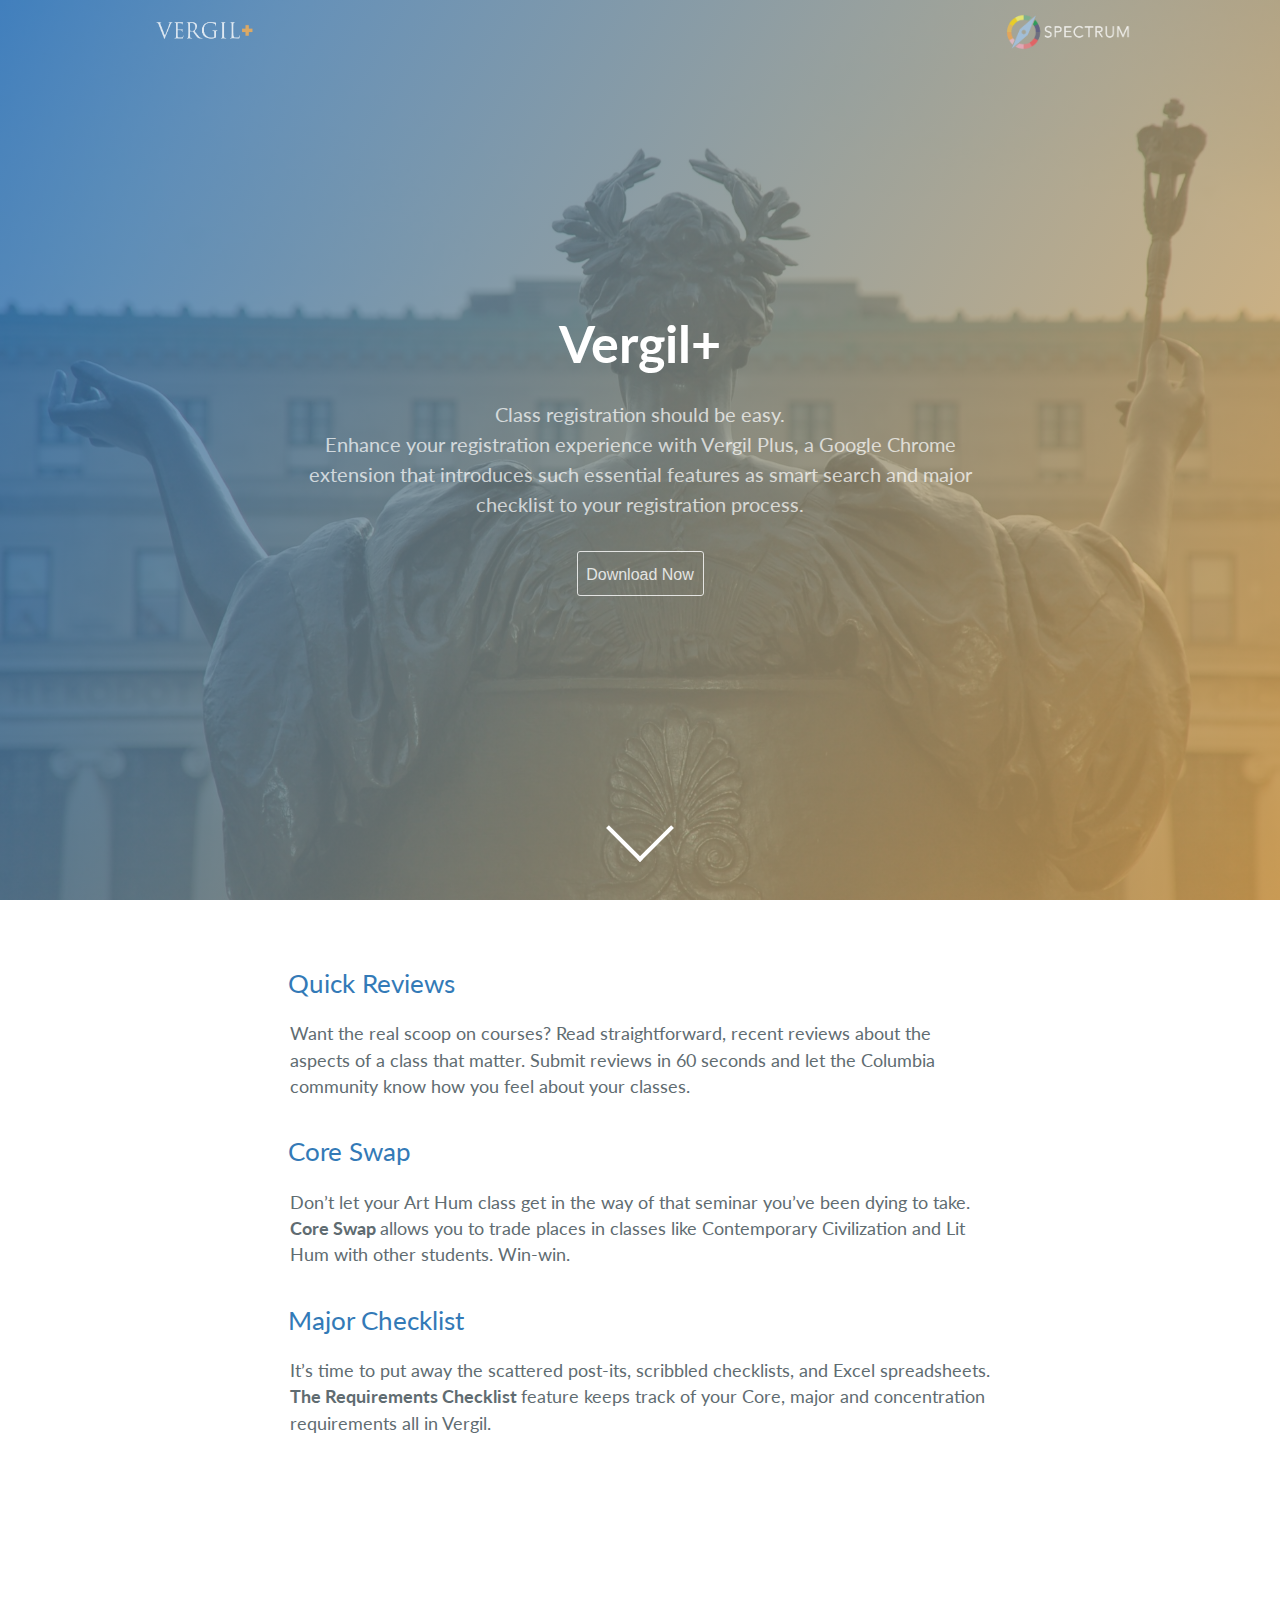
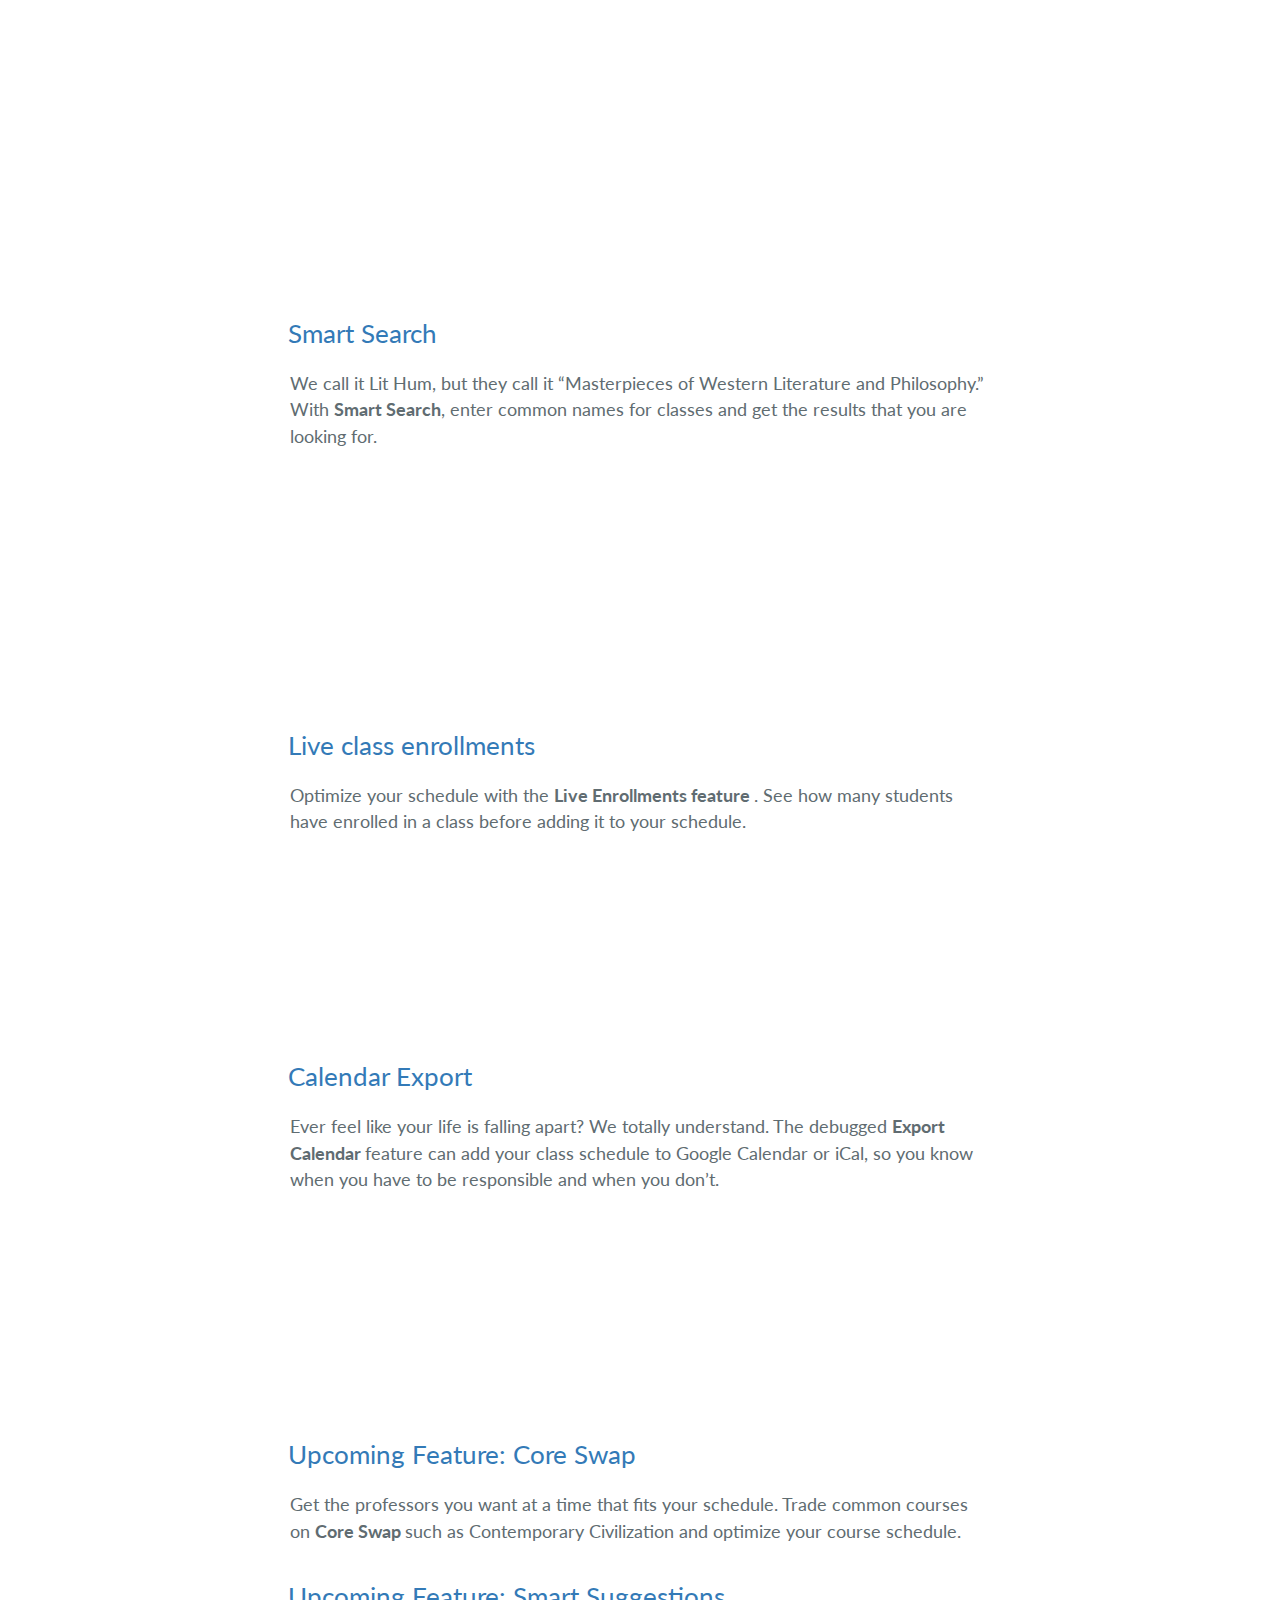
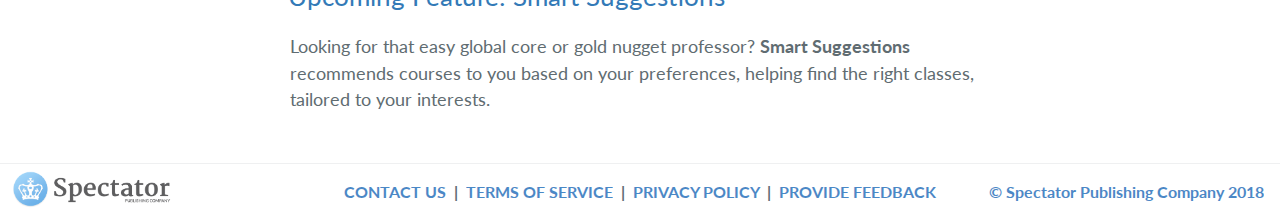
<file: public/index.html>
<!DOCTYPE html>
<html lang="en-us">
  
  <head>

  <!-- Global site tag (gtag.js) - Google Analytics -->
  <script async src="https://www.googletagmanager.com/gtag/js?id=UA-3441642-20"></script>
  <script>
    window.dataLayer = window.dataLayer || [];
    function gtag(){dataLayer.push(arguments);}
    gtag('js', new Date());

    gtag('config', 'UA-3441642-20');

    gtag('set', {'user_id': 'USER_ID'}); // Set the user ID using signed-in user_id.

    ga('set', 'userId', 'USER_ID'); // Set the user ID using signed-in user_id.


  </script>


  <meta charset="UTF-8">
  
  <title>Vergil+</title>
  
  <meta name="viewport" content="width=device-width, initial-scale=1">
  <link rel="apple-touch-icon" sizes="180x180" href="./images/plusbig.png">
  <link rel="icon" type="image/png" sizes="32x32" href="./images/plusbig.png">
  <link rel="icon" type="image/png" sizes="16x16" href="./images/plus.png">
  <link rel="manifest" href="./favicons/manifest.json">
  <link rel="mask-icon" href="./favicons/safari-pinned-tab.svg" color="#115998">
  <link rel="shortcut icon" href="./images/plusbig.pgn">
  <meta name="msapplication-config" content="./favicons/browserconfig.xml">
  <meta name="theme-color" content="#157878">
  <link rel="stylesheet" href="./css/normalize.css">
  <link href='https://fonts.googleapis.com/css?family=Lato' rel='stylesheet' type='text/css'>
  <link rel="stylesheet" href="./css/cayman.css">
  <link rel="chrome-webstore-item" href="https://chrome.google.com/webstore/detail/fmnpigaaakmkakgbpfodkgighdnhnnbp">

  <script>
window.onscroll = function() {
  var nav = document.getElementById("nav");
  var header = document.getElementById("header");
  var first_nav_height = nav.style.height - ((document.documentElement.scrollTop || document.body.scrollTop) - header.scrollHeight);
  if (first_nav_height < 0) first_nav_height = 0;
  nav.style.maxHeight = first_nav_height + "px";
};

chrome.webstore.install("https://chrome.google.com/webstore/detail/fmnpigaaakmkakgbpfodkgighdnhnnbp"); 

</script>
</head>


  <body>
    <!-- Fixed navbar -->
<nav id="nav">
    <div>
        <ul>
            <li>
                <a href="https://www.facebook.com/vergilplus/">
                    <img class=navbar-logo src="./images/vergil-white.png" height="40px">
                </a>
            </li>
        </ul>
        <ul class="navbar-right">
            <li>
                <a href="/">
                   <a href="https://www.columbiaspectator.com/spectrum/">
                    <img class=navbar-logo src="./images/spectrum-white.png" height="40px">
                </a>
    <path d="M10 20v-6h4v6h5v-8h3L12 3 2 12h3v8z"/>
    <path d="M0 0h24v24H0z" fill="none"/>
</svg>
                </a>
            </li>
        </ul>
    </div>
</nav>
<nav id="second-nav">
    <div>
        <ul>
            <li>
                <a href="https://www.facebook.com/vergilplus/">
                    <img class=navbar-logo src="./images/vergil_logo.jpg" height="40px">
                </a>
            </li>
        </ul>
        <ul class="navbar-right">
            <li>
                <a href="https://www.columbiaspectator.com/spectrum/">
                    <img class=navbar-logo src="./images/spectrum-logo.png" height="40px">
                </a>
    <path d="M10 20v-6h4v6h5v-8h3L12 3 2 12h3v8z"/>
    <path d="M0 0h24v24H0z" fill="none"/>
</svg>
                </a>
            </li>
        </ul>
    </div>
</nav>

<div class="hero">
    <section class="page-header" style="height: 100vh;" id="header">
    	<div class="header-content">
    	    <h1 class="project-name">Vergil+</h1>
    	    <h2 class="project-tagline">Class registration should be easy. <br />
Enhance your registration experience with Vergil Plus, a Google Chrome extension that introduces such essential features as smart search and major checklist to your registration process.
</h2>
            <div class="fb-message-container">
                <a href="https://chrome.google.com/webstore/detail/vergil%20/fmnpigaaakmkakgbpfodkgighdnhnnbp?authuser=3" 
                    class="fb-message"
                    target="_blank"
                >
                  <div onclick="chrome.webstore.install()" id="install-button"> Download Now </div>
                  <script>
                      if (chrome.app.isInstalled) {
                        document.getElementById('install-button').style.display = 'none';
                      }
                  </script>  <!-- https://developer.chrome.com/webstore/inline_installation?csw=1 -->
                </a>
            </div>

            <i class="arrow-down"></i>

                      
    </section>
</div>

    <section class="main-content" id="main-content-tag">

	</div>
	
</div>

<div class="hero2">
</div>

<h2 id="Quick-Reviews">Quick Reviews</h2>
<div class="chat">
  <p>Want the real scoop on courses? Read straightforward, recent reviews about the aspects of a class that matter. Submit reviews in 60 seconds and let the Columbia community know how you feel about your classes.</p>
</div>

<h2 id="Core-Swap">Core Swap</h2>
<div class="chat">
  <p>Don’t let your Art Hum class get in the way of that seminar you’ve been dying to take. <b> Core Swap </b> allows you to trade places in classes like Contemporary Civilization and Lit Hum with other students. Win-win.</p>
</div>

<h2 id="Major-Checklist">Major Checklist</h2>
<div class="chat">
  <p> It’s time to put away the scattered post-its, scribbled checklists, and Excel spreadsheets. <b> The Requirements Checklist </b> feature keeps track of your Core, major and concentration requirements all in Vergil. </p>

  <div class="post">
    <div class="major-checklist-bubble">
      <div class="major-image feature-3">

      </div>
    </div>
  </div>
</div>


<h2 id="Smart-Search">Smart Search </h2>
<div class="chat">
	<p> We call it Lit Hum, but they call it “Masterpieces of Western Literature and Philosophy.”  With <b>Smart Search</b>, enter common names for classes and get the results that you are looking for. </p>
</div>

<div class="chat">
	
	<div class="post">
		<div class="smart-search-bubble">
			<div class="smart-search-image feature-1">
				<!-- <img src="http://dining.columbia.edu/files/dining/meals-images/istock-619995004_0.jpg" alt="Menu item 1"/>
 -->
			</div>
		</div>
	</div>
</div>

<h2 id="Class-enrollment">Live class enrollments</h2>
<div class="chat">
  <p> Optimize your schedule with the <b> Live Enrollments feature </b>. See how many students have enrolled in a class before adding it to your schedule.</p>

  <div class="post">
    <div class="enrollment-bubble">
      <div class="enrollment-image enrollment">

      </div>
    </div>
  </div>
  
</div>


<h2 id="Calendar-Export">Calendar Export</h2>
<div class="chat">
	<p> Ever feel like your life is falling apart? We totally understand. The debugged <b> Export Calendar </b> feature can add your class schedule to Google Calendar or iCal, so you know when you have to be responsible and when you don’t.</p>

	<div class="post">
		<div class="export-bubble">
			<div class="export-image feature-4">

			</div>
		</div>
	</div>
	
</div>


<h2 id="Upcoming-Features">Upcoming Feature: Core Swap</h2>
<div class="chat">
  <p> Get the professors you want at a time that fits your schedule. Trade common courses on <b> Core Swap </b> such as Contemporary Civilization and optimize your course schedule. </p> 
</div>

<h2 id="Upcoming-Smart-Suggestions">Upcoming Feature: Smart Suggestions</h2>
<div class="chat">
  <p> Looking for that easy global core or gold nugget professor? <b>Smart Suggestions</b> recommends courses to you based on your preferences, helping find the right classes, tailored to your interests. </p>
</div>

<script src="scrollreveal.min.js"></script>

<script>
	window.sr = ScrollReveal({ reset: true });
	sr.reveal('.post', { scale: 0.9, viewFactor: 1.0, viewOffset: { top: -1000, right: 0, bottom: 0, left: 0 } });
</script>



    </section>

	<footer class="site-footer">
  <span class="site-footer-owner">
  	<a href="https://www.specpublishing.com">
  		<img class="footer-logo"src="./images/spectator2.png" height="50px" >
  	</a></br>
    
  	<a> </a>

    <div class="footer-links">
    	<a href="mailto:vergilplus@columbiaspectator.com">CONTACT US</a>
    	&nbsp;|&nbsp;
    	<a href="/terms">TERMS OF SERVICE</a>
    	&nbsp;|&nbsp;
    	<a href="/privacy">PRIVACY POLICY</a>
      &nbsp;|&nbsp;
      <a href="/feedback">PROVIDE FEEDBACK</a>
    </div>

  	<a class="site-footer-copyright" href="https://www.specpublishing.com">&copy; Spectator Publishing Company 2018</a>
  </span>
</footer>

	
  </body>
</html>
</file>
<file: public/css/cayman.css>
.highlight table td {
    padding: 5px;
}
.highlight table pre {
    margin: 0;
}
.highlight .cm {
    color: #999988;
    font-style: italic;
}
.highlight .cp {
    color: #999999;
    font-weight: bold;
}
.highlight .c1 {
    color: #999988;
    font-style: italic;
}
.highlight .cs {
    color: #999999;
    font-weight: bold;
    font-style: italic;
}
.highlight .c,
.highlight .cd {
    color: #999988;
    font-style: italic;
}
.highlight .err {
    color: #a61717;
    background-color: #e3d2d2;
}
.highlight .gd {
    color: #000000;
    background-color: #ffdddd;
}
.highlight .ge {
    color: #000000;
    font-style: italic;
}
.highlight .gr {
    color: #aa0000;
}
.highlight .gh {
    color: #999999;
}
.highlight .gi {
    color: #000000;
    background-color: #ddffdd;
}
.highlight .go {
    color: #888888;
}
.highlight .gp {
    color: #555555;
}
.highlight .gs {
    font-weight: bold;
}
.highlight .gu {
    color: #aaaaaa;
}
.highlight .gt {
    color: #aa0000;
}
.highlight .kc {
    color: #000000;
    font-weight: bold;
}
.highlight .kd {
    color: #000000;
    font-weight: bold;
}
.highlight .kn {
    color: #000000;
    font-weight: bold;
}
.highlight .kp {
    color: #000000;
    font-weight: bold;
}
.highlight .kr {
    color: #000000;
    font-weight: bold;
}
.highlight .kt {
    color: #445588;
    font-weight: bold;
}
.highlight .k,
.highlight .kv {
    color: #000000;
    font-weight: bold;
}
.highlight .mf {
    color: #009999;
}
.highlight .mh {
    color: #009999;
}
.highlight .il {
    color: #009999;
}
.highlight .mi {
    color: #009999;
}
.highlight .mo {
    color: #009999;
}
.highlight .m,
.highlight .mb,
.highlight .mx {
    color: #009999;
}
.highlight .sb {
    color: #d14;
}
.highlight .sc {
    color: #d14;
}
.highlight .sd {
    color: #d14;
}
.highlight .s2 {
    color: #d14;
}
.highlight .se {
    color: #d14;
}
.highlight .sh {
    color: #d14;
}
.highlight .si {
    color: #d14;
}
.highlight .sx {
    color: #d14;
}
.highlight .sr {
    color: #009926;
}
.highlight .s1 {
    color: #d14;
}
.highlight .ss {
    color: #990073;
}
.highlight .s {
    color: #d14;
}
.highlight .na {
    color: #008080;
}
.highlight .bp {
    color: #999999;
}
.highlight .nb {
    color: #0086B3;
}
.highlight .nc {
    color: #445588;
    font-weight: bold;
}
.highlight .no {
    color: #008080;
}
.highlight .nd {
    color: #3c5d5d;
    font-weight: bold;
}
.highlight .ni {
    color: #800080;
}
.highlight .ne {
    color: #990000;
    font-weight: bold;
}
.highlight .nf {
    color: #990000;
    font-weight: bold;
}
.highlight .nl {
    color: #990000;
    font-weight: bold;
}
.highlight .nn {
    color: #555555;
}
.highlight .nt {
    color: #000080;
}
.highlight .vc {
    color: #008080;
}
.highlight .vg {
    color: #008080;
}
.highlight .vi {
    color: #008080;
}
.highlight .nv {
    color: #008080;
}
.highlight .ow {
    color: #000000;
    font-weight: bold;
}
.highlight .o {
    color: #000000;
    font-weight: bold;
}
.highlight .w {
    color: #bbbbbb;
}
.highlight {
    background-color: #f8f8f8;
}
* {
    box-sizing: border-box;
}
body {
    padding: 0;
    margin: 0;
    font-family: "Lato", "Helvetica Neue", Helvetica, Arial, sans-serif;
    font-size: 16px;
    line-height: 1.5;
    color: #606c71;
}
a {
    color: #1e6bb8;
    text-decoration: none;
    opacity: 0.8;
}
a:hover {
    text-decoration: none;
    opacity: 1.0;
    -webkit-transition: opacity 0.5s;   /* Chrome + Safari */
    -o-transition: opacity 0.5s;        /* Opera */
    -moz-transition: opacity 0.5s;      /* Firefox */
    transition: opacity 0.5s;
}
.btn {
    display: inline-block;
    margin-bottom: 1rem;
    color: rgba(255, 255, 255, 0.7);
    background-color: rgba(255, 255, 255, 0.08);
    border-color: rgba(255, 255, 255, 0.2);
    border-style: solid;
    border-width: 1px;
    border-radius: 0.3rem;
    transition: color 0.2s, background-color 0.2s, border-color 0.2s;
}
.btn:hover {
    color: rgba(255, 255, 255, 0.8);
    text-decoration: none;
    background-color: rgba(255, 255, 255, 0.2);
    border-color: rgba(255, 255, 255, 0.3);
}
.btn + .btn {
    margin-left: 1rem;
}
@media screen and (min-width: 64em) {
    .btn {
        padding: 0.75rem 1rem;
    }
}
@media screen and (min-width: 42em) and (max-width: 64em) {
    .btn {
        padding: 0.6rem 0.9rem;
        font-size: 0.9rem;
    }
}
@media screen and (max-width: 42em) {
    .btn {
        display: block;
        width: 100%;
        padding: 0.75rem;
        font-size: 0.9rem;
    }
    .btn + .btn {
        margin-top: 1rem;
        margin-left: 0;
    }
}

.hero {
    margin: 0;
    padding: 0;
    background-image: url("../images/almahero2.jpg");
    background-size: cover;
    position: relative;
    z-index: 2;
}

.page-header {
    align-items: center;
    justify-content: center;
    color: #fff;
    display: flex;
    text-align: center;
    background-image: -webkit-linear-gradient(120deg, rgba(30, 107, 184, .8), rgba(226, 168, 82, .8));    /* Chrome + Safari */
    background-image: -o-linear-gradient(120deg, rgba(30, 107, 184, .8), rgba(226, 168, 82, .8));         /* Opera */
    background-image: -moz-linear-gradient(120deg, rgba(30, 107, 184, .8), rgba(226, 168, 82, .8));       /* Firefox */
    background-image: linear-gradient(120deg, rgba(30, 107, 184, .8), rgba(226, 168, 82, .8));
    position: relative;
    z-index: 2;
}
@media screen and (min-width: 64em) {
    .page-header {
        padding: 5rem 6rem;
    }
}
@media screen and (min-width: 42em) and (max-width: 64em) {
    .page-header {
        padding: 3rem 4rem;
    }
}
@media screen and (max-width: 42em) {
    .page-header {
        padding: 2rem 1rem;
    }
}

.header-content {
    display: inline-block;
}
.project-name {
    margin-top: 0;
    margin-bottom: 0.1rem;
}
@media screen and (min-width: 64em) {
    .project-name {
        font-size: 3.25rem;
    }
}
@media screen and (min-width: 42em) and (max-width: 64em) {
    .project-name {
        font-size: 2.25rem;
    }
}
@media screen and (max-width: 42em) {
    .project-name {
        font-size: 1.75rem;
    }
}
.project-tagline {
    font-weight: normal;
    opacity: 0.7;
    max-width: 700px; 
}
@media screen and (min-width: 64em) {
    .project-tagline {
        font-size: 1.25rem;
    }
}
@media screen and (min-width: 42em) and (max-width: 64em) {
    .project-tagline {
        font-size: 1.15rem;
    }
}
@media screen and (max-width: 42em) {
    .project-tagline {
        font-size: 1rem;
    }
}
.main-content {
    word-wrap: break-word;
}
.main-content:first-child {
    margin-top: 0;
}
@media screen and (min-width: 64em) {
    .main-content {
        max-width: 64rem;
        padding: 2rem 10rem;
        margin: 0 auto;
        font-size: 1.1rem;
    }
}
@media screen and (min-width: 42em) and (max-width: 64em) {
    .main-content {
        padding: 2rem 4rem;
        font-size: 1.1rem;
    }
}
@media screen and (max-width: 42em) {
    .main-content {
        padding: 2rem 1rem;
        font-size: 1rem;
    }
}
.main-content img {
    max-width: 100%;
}
.main-content h1,
.main-content h2,
.main-content h3,
.main-content h4,
.main-content h5,
.main-content h6 {
    margin-top: 2rem;
    margin-bottom: 1rem;
    font-weight: normal;
    color: #337ab7;
}
.main-content p {
    margin-bottom: 1em;
}
.main-content code {
    padding: 2px 4px;
    font-family: Consolas, "Liberation Mono", Menlo, Courier, monospace;
    font-size: 0.9rem;
    color: #567482;
    background-color: #f3f6fa;
    border-radius: 0.3rem;
}
.main-content pre {
    padding: 0.8rem;
    margin-top: 0;
    margin-bottom: 1rem;
    font: 1rem Consolas, "Liberation Mono", Menlo, Courier, monospace;
    color: #567482;
    word-wrap: normal;
    background-color: #f3f6fa;
    border: solid 1px #dce6f0;
    border-radius: 0.3rem;
}
.main-content pre > code {
    padding: 0;
    margin: 0;
    font-size: 0.9rem;
    color: #567482;
    word-break: normal;
    white-space: pre;
    background: transparent;
    border: 0;
}
.main-content .highlight {
    margin-bottom: 1rem;
}
.main-content .highlight pre {
    margin-bottom: 0;
    word-break: normal;
}
.main-content .highlight pre,
.main-content pre {
    padding: 0.8rem;
    overflow: auto;
    font-size: 0.9rem;
    line-height: 1.45;
    border-radius: 0.3rem;
    -webkit-overflow-scrolling: touch;
}
.main-content pre code,
.main-content pre tt {
    display: inline;
    max-width: initial;
    padding: 0;
    margin: 0;
    overflow: initial;
    line-height: inherit;
    word-wrap: normal;
    background-color: transparent;
    border: 0;
}
.main-content pre code:before,
.main-content pre code:after,
.main-content pre tt:before,
.main-content pre tt:after {
    content: normal;
}
.main-content ul,
.main-content ol {
    margin-top: 0;
}
.main-content blockquote {
    padding: 0 1rem;
    margin-left: 0;
    color: #819198;
    border-left: 0.3rem solid #dce6f0;
}
.main-content blockquote >:first-child {
    margin-top: 0;
}
.main-content blockquote >:last-child {
    margin-bottom: 0;
}
.main-content table {
    display: block;
    width: 100%;
    overflow: auto;
    word-break: normal;
    word-break: keep-all;
    -webkit-overflow-scrolling: touch;
}
.main-content table th {
    font-weight: bold;
}
.main-content table th,
.main-content table td {
    padding: 0.5rem 1rem;
    border: 1px solid #e9ebec;
}
.main-content dl {
    padding: 0;
}
.main-content dl dt {
    padding: 0;
    margin-top: 1rem;
    font-size: 1rem;
    font-weight: bold;
}
.main-content dl dd {
    padding: 0;
    margin-bottom: 1rem;
}
.main-content hr {
    height: 2px;
    padding: 0;
    margin: 1rem 0;
    background-color: #eff0f1;
    border: 0;
}
.site-footer {
    margin-top: 0rem;
    border-top: solid 1px #eff0f1;
}

.site-footer-owner {
    display: flex;
    font-weight: bold;
    align-items: center;
    max-width: 100%;
    margin: 0rem auto;
}

.site-footer-credits {
    color: #819198;
}

.site-footer-copyright {
    margin-left: auto;
    text-align: right;
    padding: 0 1rem 0 1rem;
}

.footer-logo {
    height: 50px;
    padding: 0 rem 0 rem;
}

.footer-links {
    text-align: center;
    position:absolute;
    margin-left: auto; 
    margin-right: auto;
    left: 0;
    right: 0;  
    
}

@media screen and (min-width: 64em) {
    .site-footer {
        font-size: 1rem;
    }
}
@media screen and (min-width: 42em) and (max-width: 64em) {
    .site-footer {
        font-size: 0.8rem;
    }
}
@media screen and (max-width: 42em) {
    .site-footer {
        font-size: 0.7rem;
    }
    .site-footer-owner {
        display: block;
        text-align: center;
    }
    .footer-links {
        position: relative;
    }
    .site-footer-copyright{
        padding-bottom: 1rem;
    }
}

nav {
    position: fixed;
    width: 100%;
    z-index: 3;
    overflow: hidden;
}

#nav svg {
    fill: #fff;
}

#second-nav {
    z-index: 1;
    max-height: 4rem;
    background-image: linear-gradient(white, rgba(255,255,255,0));
}

#second-nav ul a {
    color: rgba(0, 0, 0, 0.8);
}

nav div {
    display: flex;
    align-items: center;
    max-width: 64rem;
    margin: 0 auto;
    height: 4rem; // _includes/nav.js line 5
}

nav ul {
    list-style-type: none;
    overflow: hidden;
    padding: 0;
    margin: 0;
}

nav ul li {
    float: left;
    display: list-item;
    padding: 0 1rem;
}

nav ul a {
    display: flex;
    color: #fff;
    opacity: 0.8;
}

nav ul a:hover {
    text-decoration: none;
    opacity: 1.0;
    -webkit-transition: opacity 0.5s;   /* Chrome + Safari */
    -o-transition: opacity 0.5s;        /* Opera */
    -moz-transition: opacity 0.5s;      /* Firefox */
    transition: opacity 0.5s;
}

nav .navbar-right {
    margin-left: auto;
}

/* Features CSS */
.chat {
    max-width: 700px;
    margin: 0 auto;
}
.post {
    display: flex;

}


/*  Smart Search */
.smart-search-bubble {
  margin: 14px 13px 0px 12px;
  max-width: 700px;
  border-radius: 6px;
  border: 1px solid rgba(0, 0, 0, .18);
  overflow: hidden;
    

}
.smart-search-bubble .smart-search-image {
    border-radius: 6px 6px 0 0;
    background-position: 25% 25%;
    background-repeat: no-repeat;
    background-size: inherit;
    margin: -5px;
    width: 640px;
    height: 220px;
    
}
.smart-search-bubble .feature-1 {
  background-image: url('../images/lithum.gif');
}
.smart-search-bubble .feature-2 {
  background-image: url('../images/lithum.jpg');
}

.smart-search-bubble .requested-menu-text {
    border-top: 1px solid rgba(0, 0, 0, .10);
    padding: 7px 10px 6px;
    font-weight: bold;
}


/* Major checklist */

.major-checklist-bubble {
  margin: auto;
  max-width: 700px;
  border-radius: 6px;
  border: 1px solid rgba(0, 0, 0, .18);
  overflow: hidden;
    

}
.major-checklist-bubble .major-image {
    border-radius: 6px 6px 0 0;
    background-position: 25% 25%;
    background-repeat: no-repeat;
    background-size: 300px;
    margin: 0px;
    width: 300px;
    height: 425px;
    
}
.major-checklist-bubble .feature-3 {
  background-image: url('../images/checklist.jpg');
}
.major-checklist-bubble .feature-5 {
  background-image: url('../images/courseswap.jpg');
}


/* Export Calendar */

.export-bubble {
  margin: auto;
  /*margin-left: 100px; */
  max-width: 700px;
  border-radius: 6px;
  border: 1px solid rgba(0, 0, 0, .18);
  overflow: hidden;
    

}
.export-bubble .export-image {
    border-radius: 6px 6px 0 0;
    background-position: 25% 25%;
    background-repeat: no-repeat;
    background-size: contain;
    margin: -5px;
    width: 750px;
    height: 200px;
    
}
.export-bubble .feature-4 {
  background-image: url('../images/export-cursor2.gif');
}


/* Live Enrollment */

.enrollment-bubble {
  margin: auto;
  /*margin-left: 100px; */
  max-width: 700px;
  border-radius: 6px;
  border: 1px solid rgba(0, 0, 0, .18);
  overflow: hidden;
    

}
.enrollment-bubble .enrollment-image {
    border-radius: 6px 6px 0 0;
    background-position: 25% 25%;
    background-repeat: no-repeat;
    background-size: contain;
    margin: -5px;
    width: 745px;
    height: 180px;
    
}
.enrollment-bubble .enrollment {
  background-image: url('../images/enrollment2.gif');
}


/*Upcoming Features*/

.upcoming-bubble {
  margin: auto;
  max-width: 700px;
  border-radius: 6px;
  border: 1px solid rgba(0, 0, 0, .18);
  overflow: hidden;
    

}
.upcoming-bubble .upcoming-image {
    border-radius: 6px 6px 0 0;
    background-position: 25% 25%;
    background-repeat: no-repeat;
    background-size: 300px;
    margin: 0px;
    width: 300px;
    height: 360px;
    display: none; 
    
}
.upcoming-bubble .billy {
  background-image: url('../images/billy.jpg');
}


/* Scroll down arrow */
i{
    position: absolute;
    bottom: 3rem;
    margin-left: -1.5rem;
    margin-right: auto;
    border: solid white;
    border-width: 0 4px 4px 0;
    width: 3rem;
    height: 3rem;
    display: inline-block; 
    padding: 3px;

    transform: rotate(45deg);
    -webkit-transform: rotate(45deg);

    /*width: 50px;
    height: 50px;
    margin-left: -23px; 
    box-sizing: border-box; */

}

.down {
    transform: rotate(45deg);
    -webkit-transform: rotate(45deg);
}
/*

.scroll-arrow a{
    position: absolute;
  bottom: 20px;
  left: 50%;
  z-index: 2;
  display: inline-block;
  -webkit-transform: translate(0, -50%);
  transform: translate(0, -50%);
  color: #fff;
  font : normal 400 20px/1 'Josefin Sans', sans-serif;
  letter-spacing: .1em;
  text-decoration: none;
  transition: opacity .3s;
}

#down-arrow{
    padding-top: 60px;
}

#down-arrow a span{ 
 position: absolute;
  top: 0;
  left: 50%;
  width: 24px;
  height: 24px;
  margin-left: -12px;
  border-left: 1px solid #fff;
  border-bottom: 1px solid #fff;
  -webkit-transform: rotate(-45deg);
  transform: rotate(-45deg);
  box-sizing: border-box;
}

#down-arrow a span::after {
  position: absolute;
  top: 50%;
  left: 50%;
  content: '';
  width: 16px;
  height: 16px;
  margin: -12px 0 0 -8px;
  border-left: 1px solid #fff;
  border-bottom: 1px solid #fff;
  -webkit-transform: rotate(-45deg);
  transform: rotate(-45deg);
  box-sizing: border-box;
}




/*---------------------------
  FB Message Button
---------------------------*/

.fb-message-container {
    display: flex;
    justify-content: center;
    margin-top: 2em;
}

.fb-message {
  font-size: 16px;
  font-family: Helvetica, Arial, sans-serif;
  text-decoration: none;
  color: #fff;
  border: 1px solid #fff;
  display: block;
  width: 127px;
  height: 45px;
  line-height: 35px;
  border-radius: 3px;
  padding: 5px;
  outline: none;
  -webkit-transition: all ease .15s;
  -o-transition: all ease .15s;
  -moz-transition: all ease .15s;
  transition: all ease .15s;
}
.fb-message:hover {
  border: 1px solid #fff;
  -webkit-box-shadow: 0px 0px 8px 0px rgba(0,0,0,0.2);
  -moz-box-shadow: 0px 0px 8px 0px rgba(0,0,0,0.2);
  box-shadow: 0px 0px 8px 0px rgba(0,0,0,0.2);
  /* transform: scale(1.15); */ /* uncomment to add zoom effect */
}
.fb-message:focus {
  border: 1px solid #fff;
  -webkit-box-shadow: inset 0px 0px 8px 0px rgba(0,0,0,0.3);
  -moz-box-shadow: inset 0px 0px 8px 0px rgba(0,0,0,0.3);
  box-shadow: inset 0px 0px 8px 0px rgba(0,0,0,0.3);
}

.fb-message div {
    display: inline-block;
}

.messenger-icon {
    padding-right: 5px;
}

.fb-message svg {
    fill: #fff;
    transform: translateY(3px);
}

.hero2 {
    margin: 0;
    padding: 0;
    
    background-size: cover;
    position: relative;
    z-index: 2;
}
</file>
